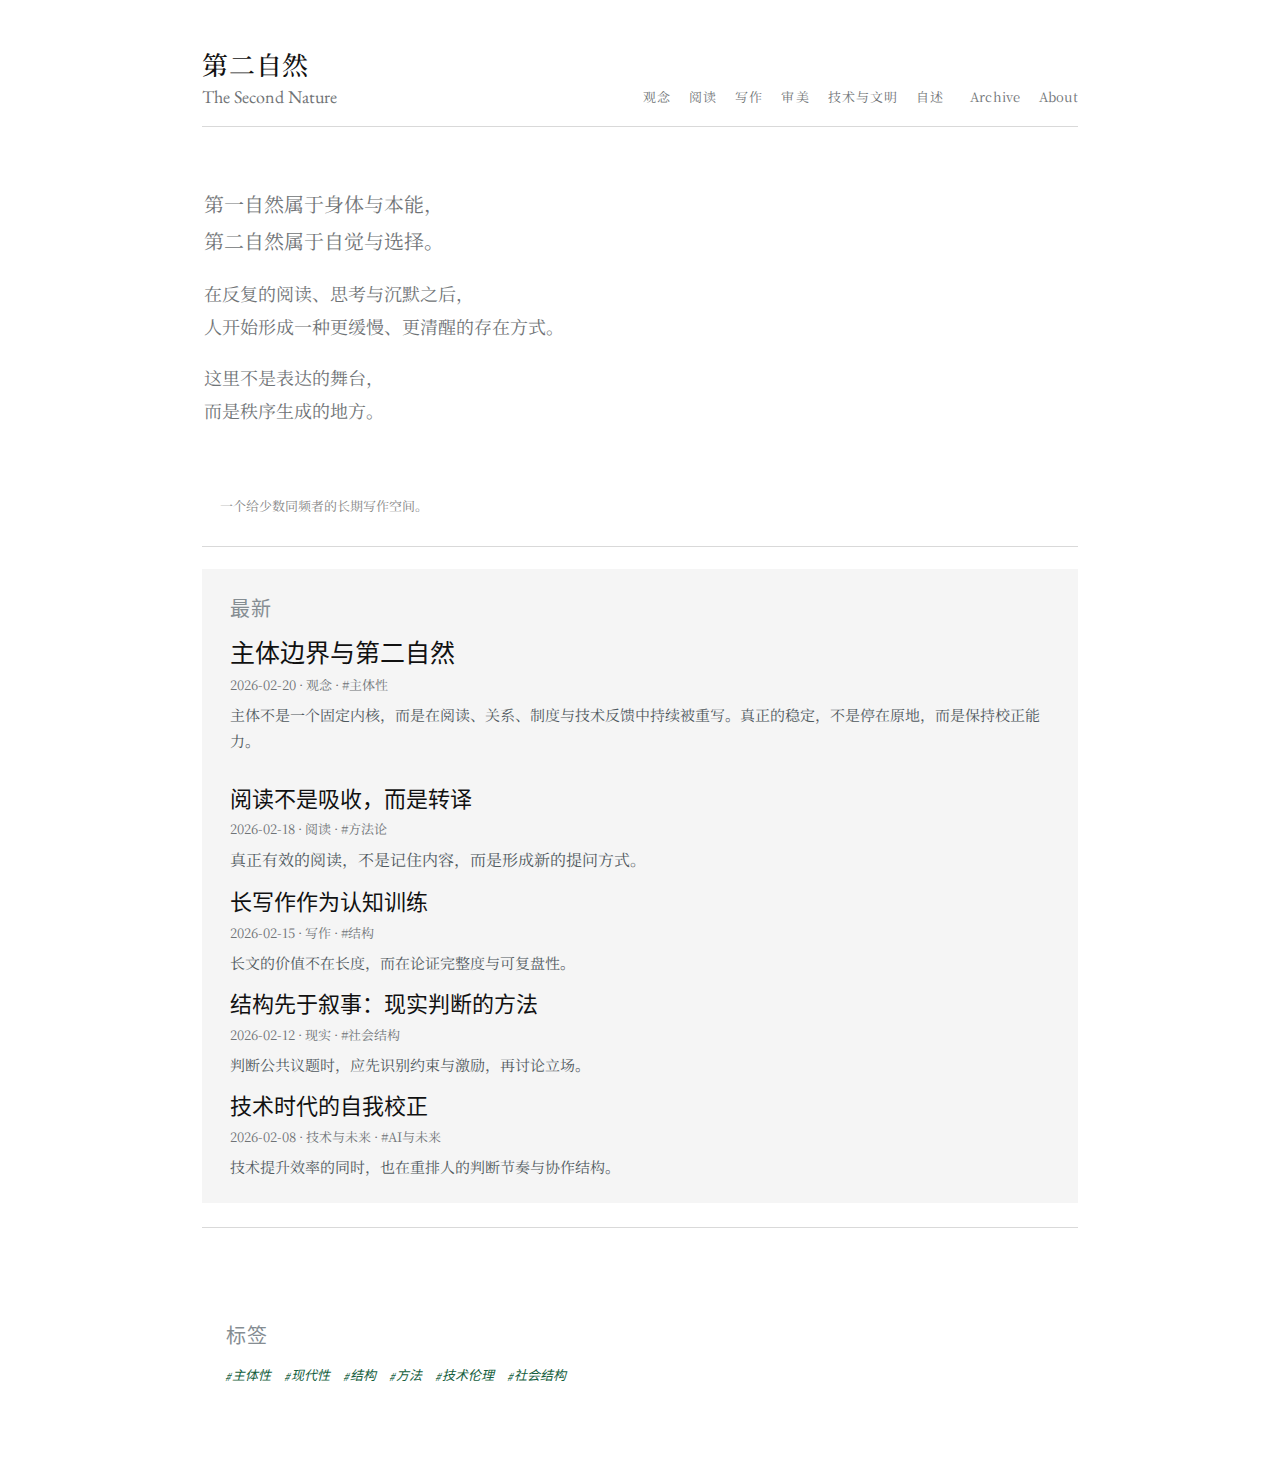
<file: index.html>
<!doctype html>
<html lang="zh-CN">
  <head>
    <meta charset="UTF-8" />
    <meta name="viewport" content="width=device-width, initial-scale=1.0" />
    <title>第二自然 | The Second Nature</title>
    <link rel="preconnect" href="https://fonts.googleapis.com" />
    <link rel="preconnect" href="https://fonts.gstatic.com" crossorigin />
    <link
      href="https://fonts.googleapis.com/css2?family=EB+Garamond:wght@400;500&family=Noto+Serif+SC:wght@400;500;600&display=swap"
      rel="stylesheet"
    />
    <link rel="stylesheet" href="./styles.css?v=20260221-1725" />
  </head>
  <body>
    <div class="container">
      <header class="site-header">
        <div class="masthead">
          <h1>第二自然</h1>
          <p class="brand-en">The Second Nature</p>
        </div>

        <nav class="index-nav" aria-label="思想索引">
          <div class="nav-main">
            <a href="./structure-consciousness.html"><span class="nav-zh">观念</span><span class="nav-en">Ideas</span></a>
            <a href="./methodology.html"><span class="nav-zh">阅读</span><span class="nav-en">Reading</span></a>
            <a href="#"><span class="nav-zh">写作</span><span class="nav-en">Essays</span></a>
            <a href="#"><span class="nav-zh">审美</span><span class="nav-en">Aesthetics</span></a>
            <a href="./reality-observation.html"><span class="nav-zh">技术与文明</span><span class="nav-en">Technology &amp; Civilization</span></a>
            <a href="./subject-question.html"><span class="nav-zh">自述</span><span class="nav-en">Notes</span></a>
          </div>
          <div class="nav-side">
            <a href="#">Archive</a>
            <a href="#">About</a>
          </div>
        </nav>
      </header>

      <div class="divider"></div>

      <main>
        <section class="opening-module">
          <p class="opening-lead">第一自然属于身体与本能，</p>
          <p class="opening-lead">第二自然属于自觉与选择。</p>
          <p class="opening-spacer"></p>
          <p>在反复的阅读、思考与沉默之后，</p>
          <p>人开始形成一种更缓慢、更清醒的存在方式。</p>
          <p class="opening-spacer"></p>
          <p>这里不是表达的舞台，</p>
          <p>而是秩序生成的地方。</p>
          <p class="opening-note">一个给少数同频者的长期写作空间。</p>
        </section>

        <div class="divider"></div>

        <section class="latest-articles">
          <h2>最新</h2>
          <article class="entry feature">
            <h3><a href="./subject-question.html">主体边界与第二自然</a></h3>
            <div class="meta">2026-02-20 · 观念 · #主体性</div>
            <p class="summary">主体不是一个固定内核，而是在阅读、关系、制度与技术反馈中持续被重写。真正的稳定，不是停在原地，而是保持校正能力。</p>
          </article>

          <article class="entry secondary">
            <h3><a href="./methodology.html">阅读不是吸收，而是转译</a></h3>
            <div class="meta">2026-02-18 · 阅读 · #方法论</div>
            <p class="summary">真正有效的阅读，不是记住内容，而是形成新的提问方式。</p>
          </article>

          <article class="entry small">
            <h3><a href="#">长写作作为认知训练</a></h3>
            <div class="meta">2026-02-15 · 写作 · #结构</div>
            <p class="summary">长文的价值不在长度，而在论证完整度与可复盘性。</p>
          </article>

          <article class="entry small">
            <h3><a href="#">结构先于叙事：现实判断的方法</a></h3>
            <div class="meta">2026-02-12 · 现实 · #社会结构</div>
            <p class="summary">判断公共议题时，应先识别约束与激励，再讨论立场。</p>
          </article>

          <article class="entry small">
            <h3><a href="#">技术时代的自我校正</a></h3>
            <div class="meta">2026-02-08 · 技术与未来 · #AI与未来</div>
            <p class="summary">技术提升效率的同时，也在重排人的判断节奏与协作结构。</p>
          </article>
        </section>

        <div class="divider divider-latest-tags"></div>

        <section class="tags-section">
          <h2>标签</h2>
          <div class="tag-cloud">
            <span>#主体性</span>
            <span>#现代性</span>
            <span>#结构</span>
            <span>#方法</span>
            <span>#技术伦理</span>
            <span>#社会结构</span>
          </div>
        </section>
      </main>
    </div>
  </body>
</html>
</file>
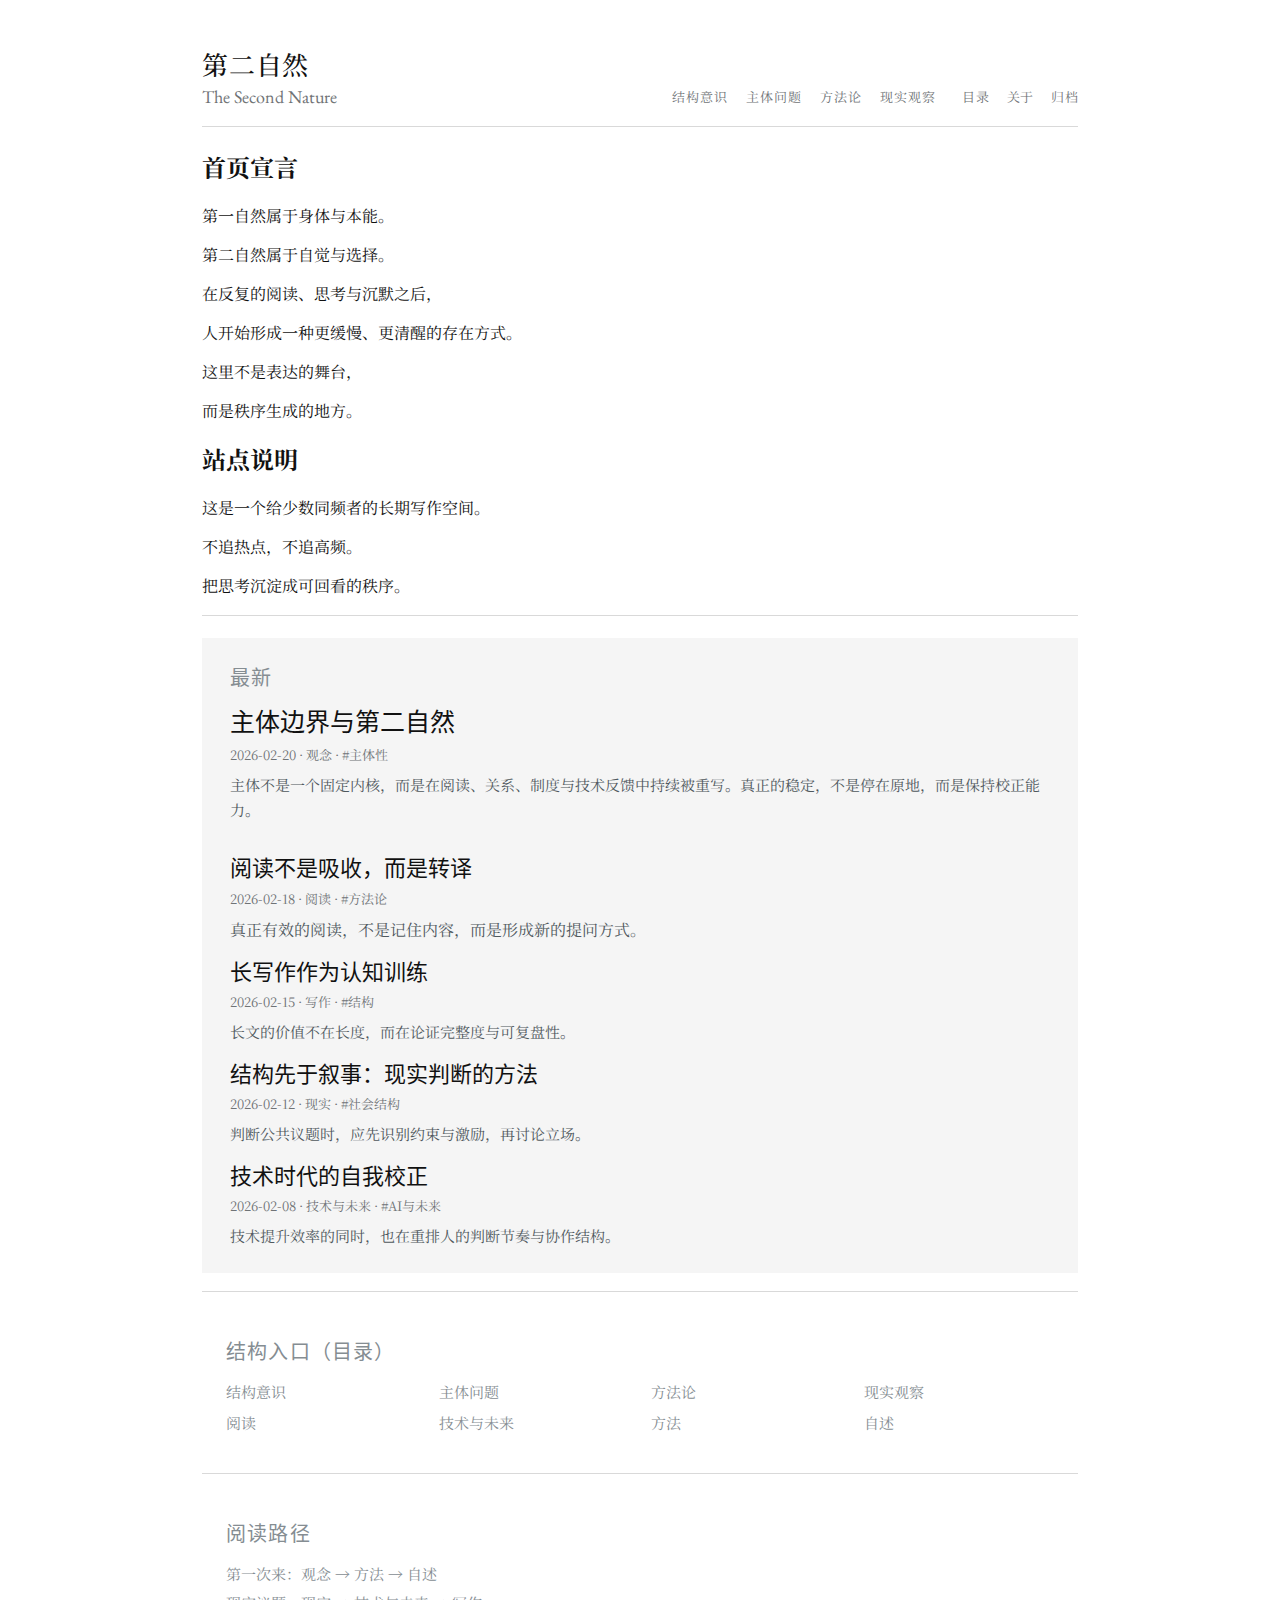
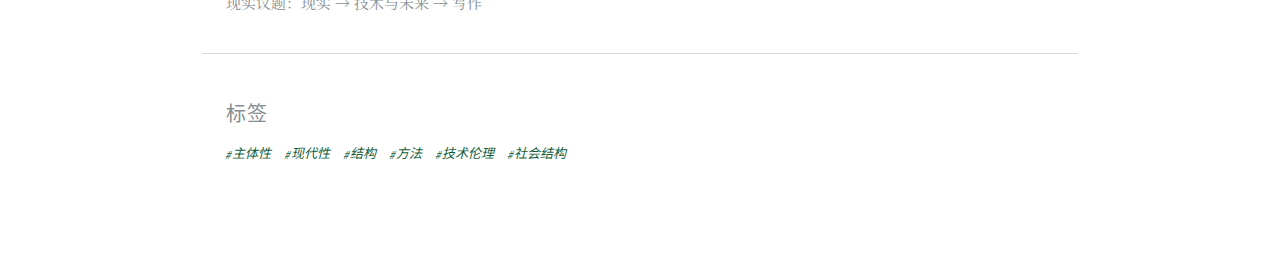
<file: index-cool.html>
<!doctype html>
<html lang="zh-CN">
  <head>
    <meta charset="UTF-8" />
    <meta name="viewport" content="width=device-width, initial-scale=1.0" />
    <title>第二自然 | The Second Nature</title>
    <link rel="preconnect" href="https://fonts.googleapis.com" />
    <link rel="preconnect" href="https://fonts.gstatic.com" crossorigin />
    <link
      href="https://fonts.googleapis.com/css2?family=EB+Garamond:wght@400;500&family=Noto+Serif+SC:wght@400;500;600&display=swap"
      rel="stylesheet"
    />
    <link rel="stylesheet" href="./styles.css?v=20260221-1534" />
    <link rel="stylesheet" href="./styles-variant-cool.css?v=20260221-1432" />
  </head>
  <body>
    <div class="container">
      <header class="site-header">
        <div class="masthead">
          <h1>第二自然</h1>
          <p class="brand-en">The Second Nature</p>
        </div>

        <nav class="index-nav" aria-label="思想索引">
          <div class="nav-main">
            <a href="./structure-consciousness.html">结构意识</a>
            <a href="./subject-question.html">主体问题</a>
            <a href="./methodology.html">方法论</a>
            <a href="./reality-observation.html">现实观察</a>
          </div>
          <div class="nav-side">
            <a href="#directory">目录</a>
            <a href="#">关于</a>
            <a href="#">归档</a>
          </div>
        </nav>
      </header>

      <div class="divider"></div>

      <main>
        <section class="hero-panels">
          <article class="hero-block manifesto-block">
            <h2>首页宣言</h2>
            <p>第一自然属于身体与本能。</p>
            <p>第二自然属于自觉与选择。</p>
            <p class="spacer"></p>
            <p>在反复的阅读、思考与沉默之后，</p>
            <p>人开始形成一种更缓慢、更清醒的存在方式。</p>
            <p class="spacer"></p>
            <p>这里不是表达的舞台，</p>
            <p>而是秩序生成的地方。</p>
          </article>

          <aside class="hero-block note-block">
            <h2>站点说明</h2>
            <p>这是一个给少数同频者的长期写作空间。</p>
            <p>不追热点，不追高频。</p>
            <p>把思考沉淀成可回看的秩序。</p>
          </aside>
        </section>

        <div class="divider"></div>

        <section class="latest-articles">
          <h2>最新</h2>
          <article class="entry feature">
            <h3><a href="./subject-question.html">主体边界与第二自然</a></h3>
            <div class="meta">2026-02-20 · 观念 · #主体性</div>
            <p class="summary">主体不是一个固定内核，而是在阅读、关系、制度与技术反馈中持续被重写。真正的稳定，不是停在原地，而是保持校正能力。</p>
          </article>

          <article class="entry secondary">
            <h3><a href="./methodology.html">阅读不是吸收，而是转译</a></h3>
            <div class="meta">2026-02-18 · 阅读 · #方法论</div>
            <p class="summary">真正有效的阅读，不是记住内容，而是形成新的提问方式。</p>
          </article>

          <article class="entry small">
            <h3><a href="#">长写作作为认知训练</a></h3>
            <div class="meta">2026-02-15 · 写作 · #结构</div>
            <p class="summary">长文的价值不在长度，而在论证完整度与可复盘性。</p>
          </article>

          <article class="entry small">
            <h3><a href="#">结构先于叙事：现实判断的方法</a></h3>
            <div class="meta">2026-02-12 · 现实 · #社会结构</div>
            <p class="summary">判断公共议题时，应先识别约束与激励，再讨论立场。</p>
          </article>

          <article class="entry small">
            <h3><a href="#">技术时代的自我校正</a></h3>
            <div class="meta">2026-02-08 · 技术与未来 · #AI与未来</div>
            <p class="summary">技术提升效率的同时，也在重排人的判断节奏与协作结构。</p>
          </article>
        </section>

        <div class="divider"></div>

        <section class="directory-section" id="directory">
          <h2>结构入口（目录）</h2>
          <nav class="directory-nav">
            <a href="./structure-consciousness.html">结构意识</a>
            <a href="./subject-question.html">主体问题</a>
            <a href="./methodology.html">方法论</a>
            <a href="./reality-observation.html">现实观察</a>
            <a href="#">阅读</a>
            <a href="#">技术与未来</a>
            <a href="#">方法</a>
            <a href="#">自述</a>
          </nav>
        </section>

        <div class="divider"></div>

        <section class="paths-section">
          <h2>阅读路径</h2>
          <p>第一次来：观念 → 方法 → 自述</p>
          <p>现实议题：现实 → 技术与未来 → 写作</p>
        </section>

        <div class="divider"></div>

        <section class="tags-section">
          <h2>标签</h2>
          <div class="tag-cloud">
            <span>#主体性</span>
            <span>#现代性</span>
            <span>#结构</span>
            <span>#方法</span>
            <span>#技术伦理</span>
            <span>#社会结构</span>
          </div>
        </section>
      </main>
    </div>
  </body>
</html>
</file>
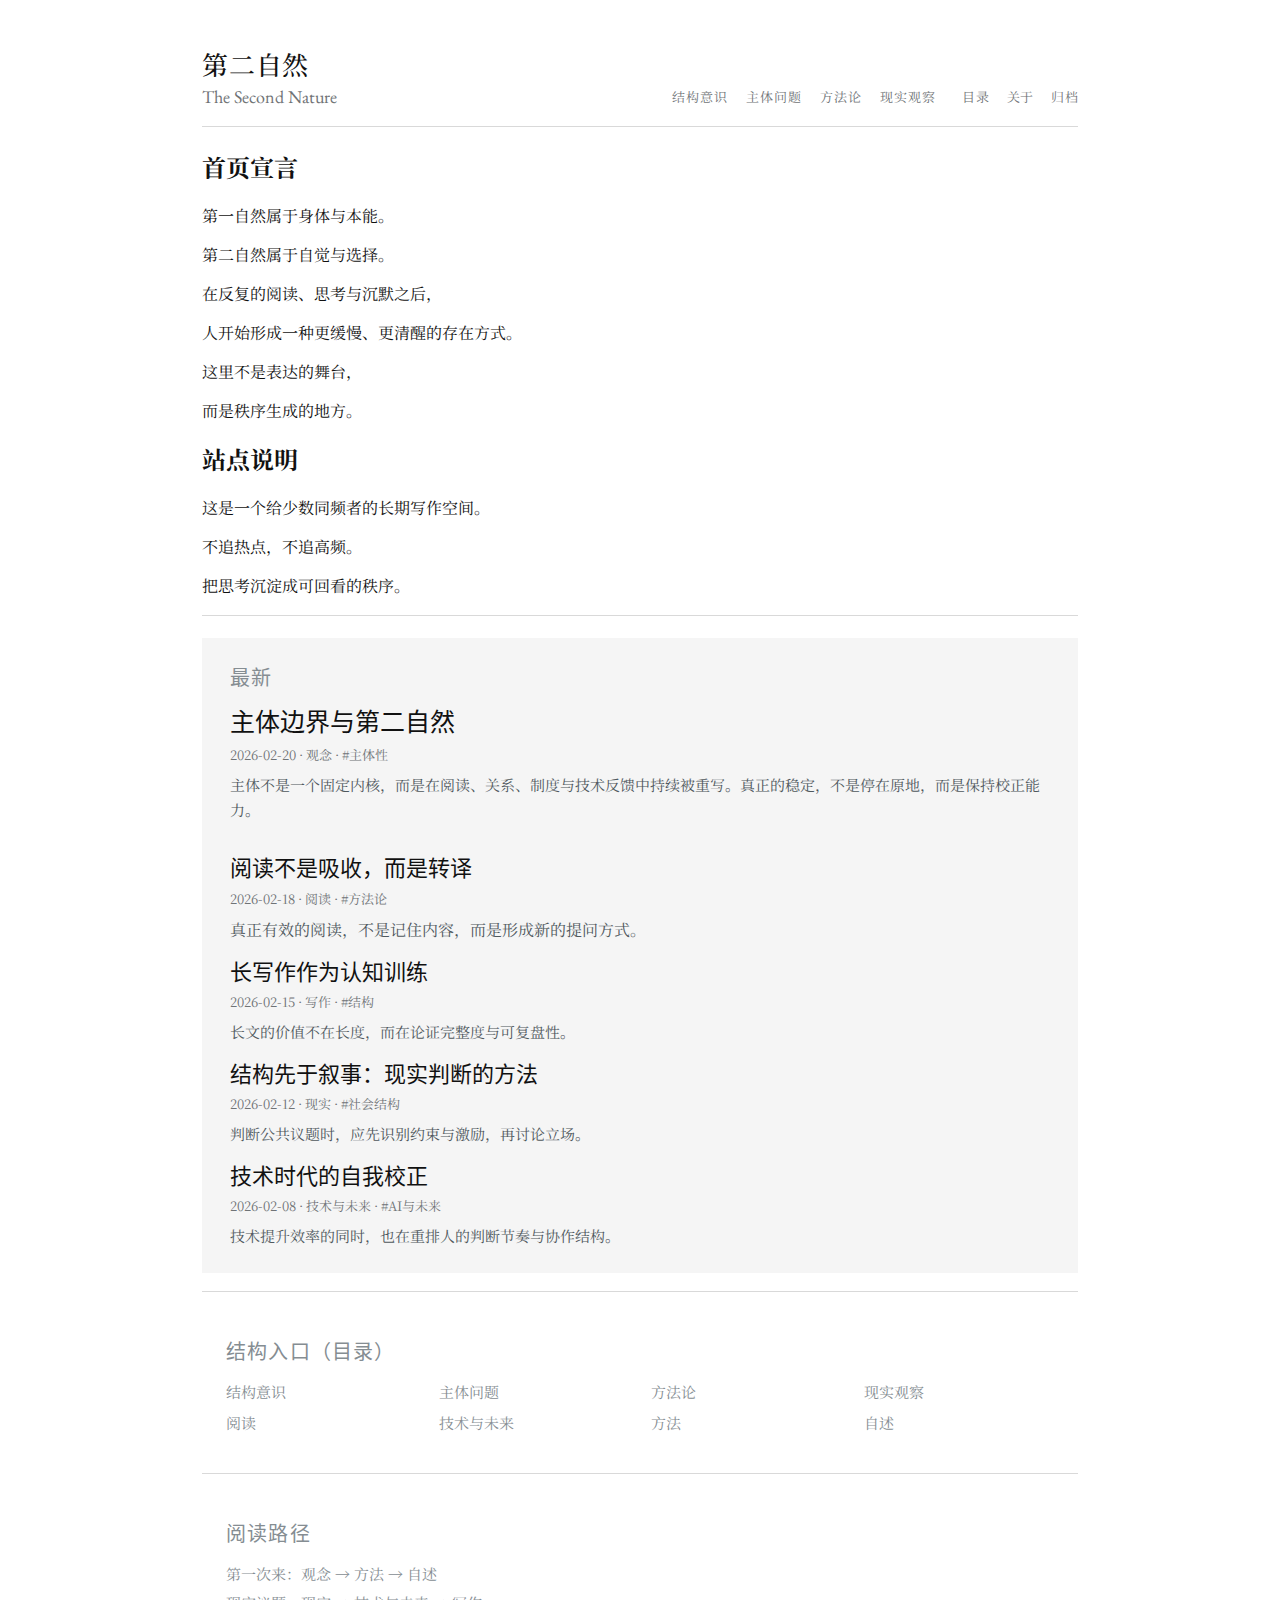
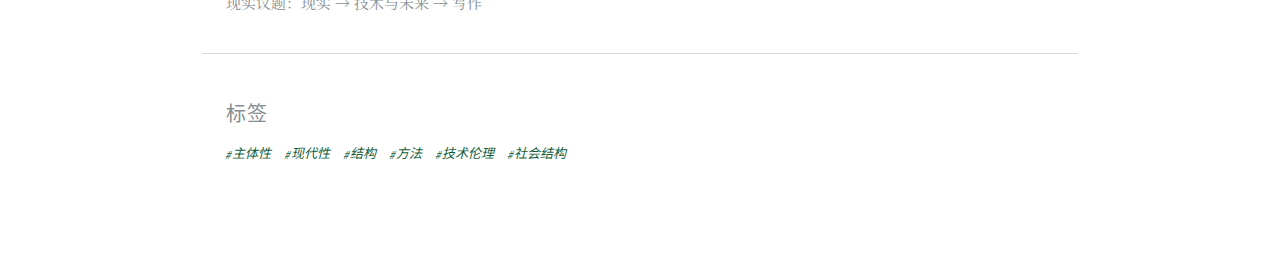
<file: index-warm.html>
<!doctype html>
<html lang="zh-CN">
  <head>
    <meta charset="UTF-8" />
    <meta name="viewport" content="width=device-width, initial-scale=1.0" />
    <title>第二自然 | The Second Nature</title>
    <link rel="preconnect" href="https://fonts.googleapis.com" />
    <link rel="preconnect" href="https://fonts.gstatic.com" crossorigin />
    <link
      href="https://fonts.googleapis.com/css2?family=EB+Garamond:wght@400;500&family=Noto+Serif+SC:wght@400;500;600&display=swap"
      rel="stylesheet"
    />
    <link rel="stylesheet" href="./styles.css?v=20260221-1721" />
    <link rel="stylesheet" href="./styles-variant-warm.css?v=20260221-1432" />
  </head>
  <body>
    <div class="container">
      <header class="site-header">
        <div class="masthead">
          <h1>第二自然</h1>
          <p class="brand-en">The Second Nature</p>
        </div>

        <nav class="index-nav" aria-label="思想索引">
          <div class="nav-main">
            <a href="./structure-consciousness.html">结构意识</a>
            <a href="./subject-question.html">主体问题</a>
            <a href="./methodology.html">方法论</a>
            <a href="./reality-observation.html">现实观察</a>
          </div>
          <div class="nav-side">
            <a href="#directory">目录</a>
            <a href="#">关于</a>
            <a href="#">归档</a>
          </div>
        </nav>
      </header>

      <div class="divider"></div>

      <main>
        <section class="hero-panels">
          <article class="hero-block manifesto-block">
            <h2>首页宣言</h2>
            <p>第一自然属于身体与本能。</p>
            <p>第二自然属于自觉与选择。</p>
            <p class="spacer"></p>
            <p>在反复的阅读、思考与沉默之后，</p>
            <p>人开始形成一种更缓慢、更清醒的存在方式。</p>
            <p class="spacer"></p>
            <p>这里不是表达的舞台，</p>
            <p>而是秩序生成的地方。</p>
          </article>

          <aside class="hero-block note-block">
            <h2>站点说明</h2>
            <p>这是一个给少数同频者的长期写作空间。</p>
            <p>不追热点，不追高频。</p>
            <p>把思考沉淀成可回看的秩序。</p>
          </aside>
        </section>

        <div class="divider"></div>

        <section class="latest-articles">
          <h2>最新</h2>
          <article class="entry feature">
            <h3><a href="./subject-question.html">主体边界与第二自然</a></h3>
            <div class="meta">2026-02-20 · 观念 · #主体性</div>
            <p class="summary">主体不是一个固定内核，而是在阅读、关系、制度与技术反馈中持续被重写。真正的稳定，不是停在原地，而是保持校正能力。</p>
          </article>

          <article class="entry secondary">
            <h3><a href="./methodology.html">阅读不是吸收，而是转译</a></h3>
            <div class="meta">2026-02-18 · 阅读 · #方法论</div>
            <p class="summary">真正有效的阅读，不是记住内容，而是形成新的提问方式。</p>
          </article>

          <article class="entry small">
            <h3><a href="#">长写作作为认知训练</a></h3>
            <div class="meta">2026-02-15 · 写作 · #结构</div>
            <p class="summary">长文的价值不在长度，而在论证完整度与可复盘性。</p>
          </article>

          <article class="entry small">
            <h3><a href="#">结构先于叙事：现实判断的方法</a></h3>
            <div class="meta">2026-02-12 · 现实 · #社会结构</div>
            <p class="summary">判断公共议题时，应先识别约束与激励，再讨论立场。</p>
          </article>

          <article class="entry small">
            <h3><a href="#">技术时代的自我校正</a></h3>
            <div class="meta">2026-02-08 · 技术与未来 · #AI与未来</div>
            <p class="summary">技术提升效率的同时，也在重排人的判断节奏与协作结构。</p>
          </article>
        </section>

        <div class="divider"></div>

        <section class="directory-section" id="directory">
          <h2>结构入口（目录）</h2>
          <nav class="directory-nav">
            <a href="./structure-consciousness.html">结构意识</a>
            <a href="./subject-question.html">主体问题</a>
            <a href="./methodology.html">方法论</a>
            <a href="./reality-observation.html">现实观察</a>
            <a href="#">阅读</a>
            <a href="#">技术与未来</a>
            <a href="#">方法</a>
            <a href="#">自述</a>
          </nav>
        </section>

        <div class="divider"></div>

        <section class="paths-section">
          <h2>阅读路径</h2>
          <p>第一次来：观念 → 方法 → 自述</p>
          <p>现实议题：现实 → 技术与未来 → 写作</p>
        </section>

        <div class="divider"></div>

        <section class="tags-section">
          <h2>标签</h2>
          <div class="tag-cloud">
            <span>#主体性</span>
            <span>#现代性</span>
            <span>#结构</span>
            <span>#方法</span>
            <span>#技术伦理</span>
            <span>#社会结构</span>
          </div>
        </section>
      </main>
    </div>
  </body>
</html>
</file>
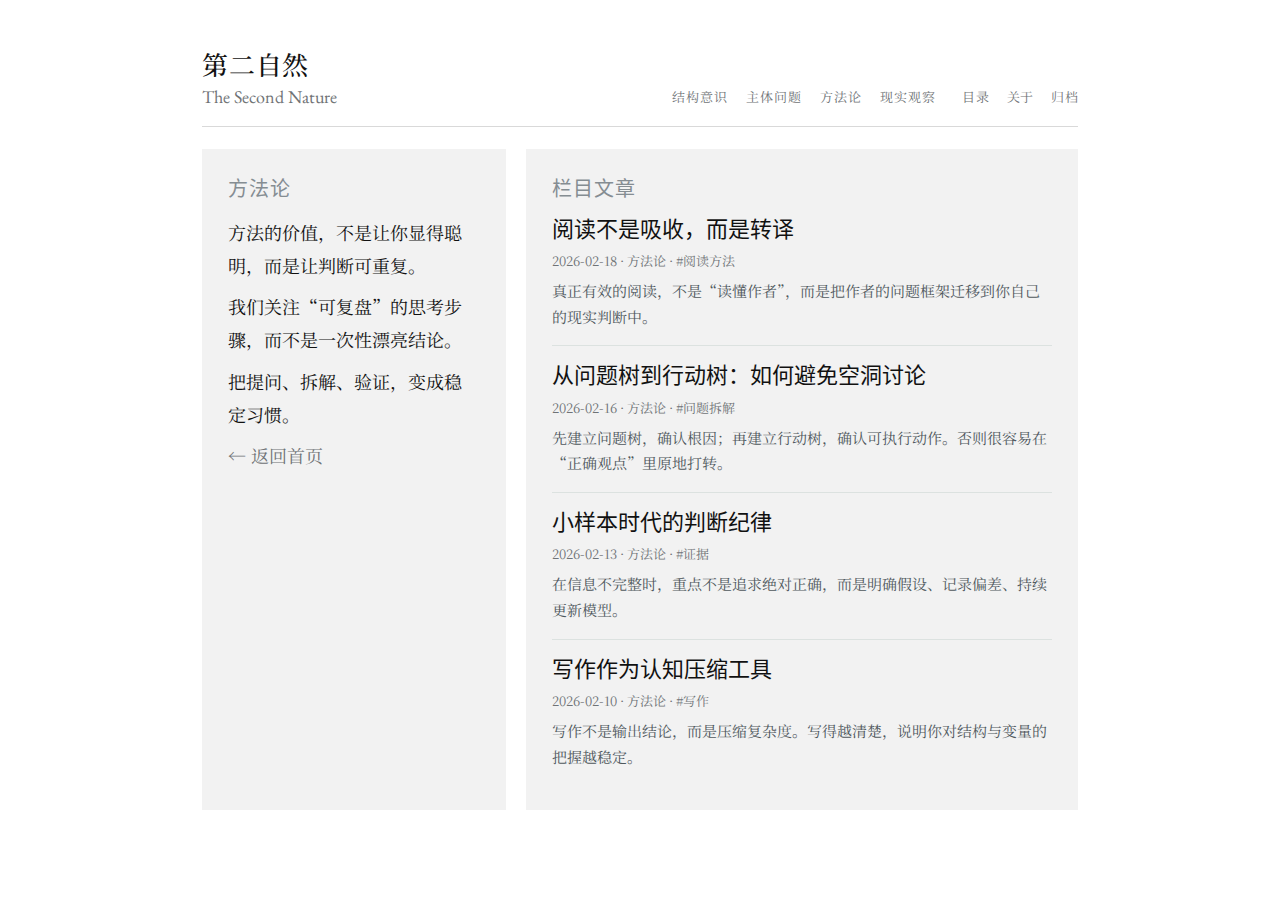
<file: methodology.html>
<!doctype html>
<html lang="zh-CN">
  <head>
    <meta charset="UTF-8" />
    <meta name="viewport" content="width=device-width, initial-scale=1.0" />
    <title>方法论 | 第二自然</title>
    <link rel="preconnect" href="https://fonts.googleapis.com" />
    <link rel="preconnect" href="https://fonts.gstatic.com" crossorigin />
    <link
      href="https://fonts.googleapis.com/css2?family=EB+Garamond:wght@400;500&family=Noto+Serif+SC:wght@400;500;600&display=swap"
      rel="stylesheet"
    />
    <link rel="stylesheet" href="./styles.css?v=20260221-1411" />
  </head>
  <body>
    <div class="container">
      <header class="site-header">
        <div class="masthead">
          <h1>第二自然</h1>
          <p class="brand-en">The Second Nature</p>
        </div>

        <nav class="index-nav" aria-label="思想索引">
          <div class="nav-main">
            <a href="./structure-consciousness.html">结构意识</a>
            <a href="./subject-question.html">主体问题</a>
            <a href="./methodology.html">方法论</a>
            <a href="./reality-observation.html">现实观察</a>
          </div>
          <div class="nav-side">
            <a href="./index.html#directory">目录</a>
            <a href="#">关于</a>
            <a href="#">归档</a>
          </div>
        </nav>
      </header>

      <div class="divider"></div>

      <main class="column-shell">
        <aside class="column-intro">
          <h2>方法论</h2>
          <p>方法的价值，不是让你显得聪明，而是让判断可重复。</p>
          <p>我们关注“可复盘”的思考步骤，而不是一次性漂亮结论。</p>
          <p>把提问、拆解、验证，变成稳定习惯。</p>
          <p class="back-link"><a href="./index.html">← 返回首页</a></p>
        </aside>

        <section class="column-list">
          <h2>栏目文章</h2>

          <article class="column-entry">
            <h3>阅读不是吸收，而是转译</h3>
            <div class="meta">2026-02-18 · 方法论 · #阅读方法</div>
            <p class="summary">真正有效的阅读，不是“读懂作者”，而是把作者的问题框架迁移到你自己的现实判断中。</p>
          </article>

          <article class="column-entry">
            <h3>从问题树到行动树：如何避免空洞讨论</h3>
            <div class="meta">2026-02-16 · 方法论 · #问题拆解</div>
            <p class="summary">先建立问题树，确认根因；再建立行动树，确认可执行动作。否则很容易在“正确观点”里原地打转。</p>
          </article>

          <article class="column-entry">
            <h3>小样本时代的判断纪律</h3>
            <div class="meta">2026-02-13 · 方法论 · #证据</div>
            <p class="summary">在信息不完整时，重点不是追求绝对正确，而是明确假设、记录偏差、持续更新模型。</p>
          </article>

          <article class="column-entry">
            <h3>写作作为认知压缩工具</h3>
            <div class="meta">2026-02-10 · 方法论 · #写作</div>
            <p class="summary">写作不是输出结论，而是压缩复杂度。写得越清楚，说明你对结构与变量的把握越稳定。</p>
          </article>
        </section>
      </main>
    </div>
  </body>
</html>
</file>
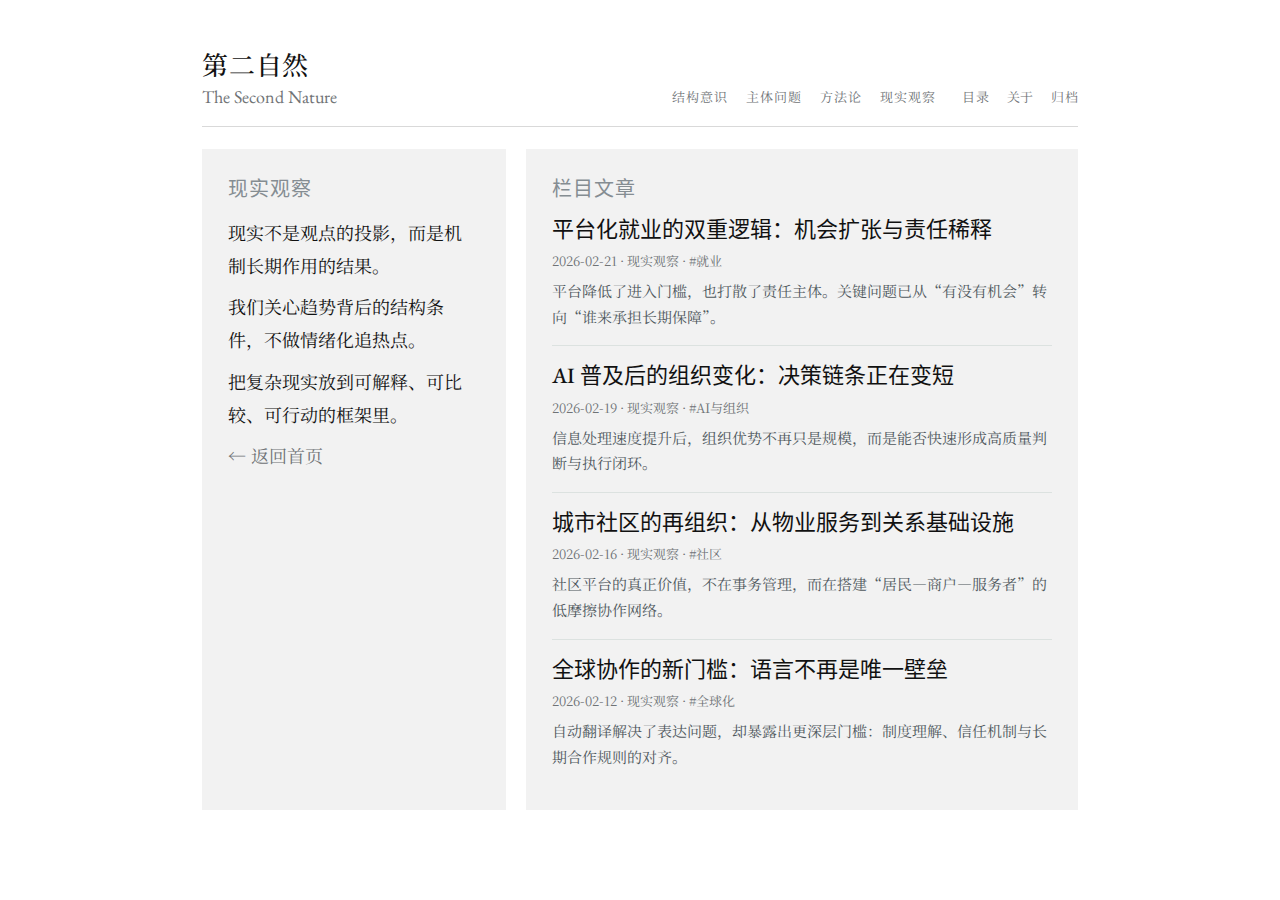
<file: reality-observation.html>
<!doctype html>
<html lang="zh-CN">
  <head>
    <meta charset="UTF-8" />
    <meta name="viewport" content="width=device-width, initial-scale=1.0" />
    <title>现实观察 | 第二自然</title>
    <link rel="preconnect" href="https://fonts.googleapis.com" />
    <link rel="preconnect" href="https://fonts.gstatic.com" crossorigin />
    <link
      href="https://fonts.googleapis.com/css2?family=EB+Garamond:wght@400;500&family=Noto+Serif+SC:wght@400;500;600&display=swap"
      rel="stylesheet"
    />
    <link rel="stylesheet" href="./styles.css?v=20260221-1725" />
  </head>
  <body>
    <div class="container">
      <header class="site-header">
        <div class="masthead">
          <h1>第二自然</h1>
          <p class="brand-en">The Second Nature</p>
        </div>

        <nav class="index-nav" aria-label="思想索引">
          <div class="nav-main">
            <a href="./structure-consciousness.html">结构意识</a>
            <a href="./subject-question.html">主体问题</a>
            <a href="./methodology.html">方法论</a>
            <a href="./reality-observation.html">现实观察</a>
          </div>
          <div class="nav-side">
            <a href="./index.html#directory">目录</a>
            <a href="#">关于</a>
            <a href="#">归档</a>
          </div>
        </nav>
      </header>

      <div class="divider"></div>

      <main class="column-shell">
        <aside class="column-intro">
          <h2>现实观察</h2>
          <p>现实不是观点的投影，而是机制长期作用的结果。</p>
          <p>我们关心趋势背后的结构条件，不做情绪化追热点。</p>
          <p>把复杂现实放到可解释、可比较、可行动的框架里。</p>
          <p class="back-link"><a href="./index.html">← 返回首页</a></p>
        </aside>

        <section class="column-list">
          <h2>栏目文章</h2>

          <article class="column-entry">
            <h3>平台化就业的双重逻辑：机会扩张与责任稀释</h3>
            <div class="meta">2026-02-21 · 现实观察 · #就业</div>
            <p class="summary">平台降低了进入门槛，也打散了责任主体。关键问题已从“有没有机会”转向“谁来承担长期保障”。</p>
          </article>

          <article class="column-entry">
            <h3>AI 普及后的组织变化：决策链条正在变短</h3>
            <div class="meta">2026-02-19 · 现实观察 · #AI与组织</div>
            <p class="summary">信息处理速度提升后，组织优势不再只是规模，而是能否快速形成高质量判断与执行闭环。</p>
          </article>

          <article class="column-entry">
            <h3>城市社区的再组织：从物业服务到关系基础设施</h3>
            <div class="meta">2026-02-16 · 现实观察 · #社区</div>
            <p class="summary">社区平台的真正价值，不在事务管理，而在搭建“居民—商户—服务者”的低摩擦协作网络。</p>
          </article>

          <article class="column-entry">
            <h3>全球协作的新门槛：语言不再是唯一壁垒</h3>
            <div class="meta">2026-02-12 · 现实观察 · #全球化</div>
            <p class="summary">自动翻译解决了表达问题，却暴露出更深层门槛：制度理解、信任机制与长期合作规则的对齐。</p>
          </article>
        </section>
      </main>
    </div>
  </body>
</html>
</file>
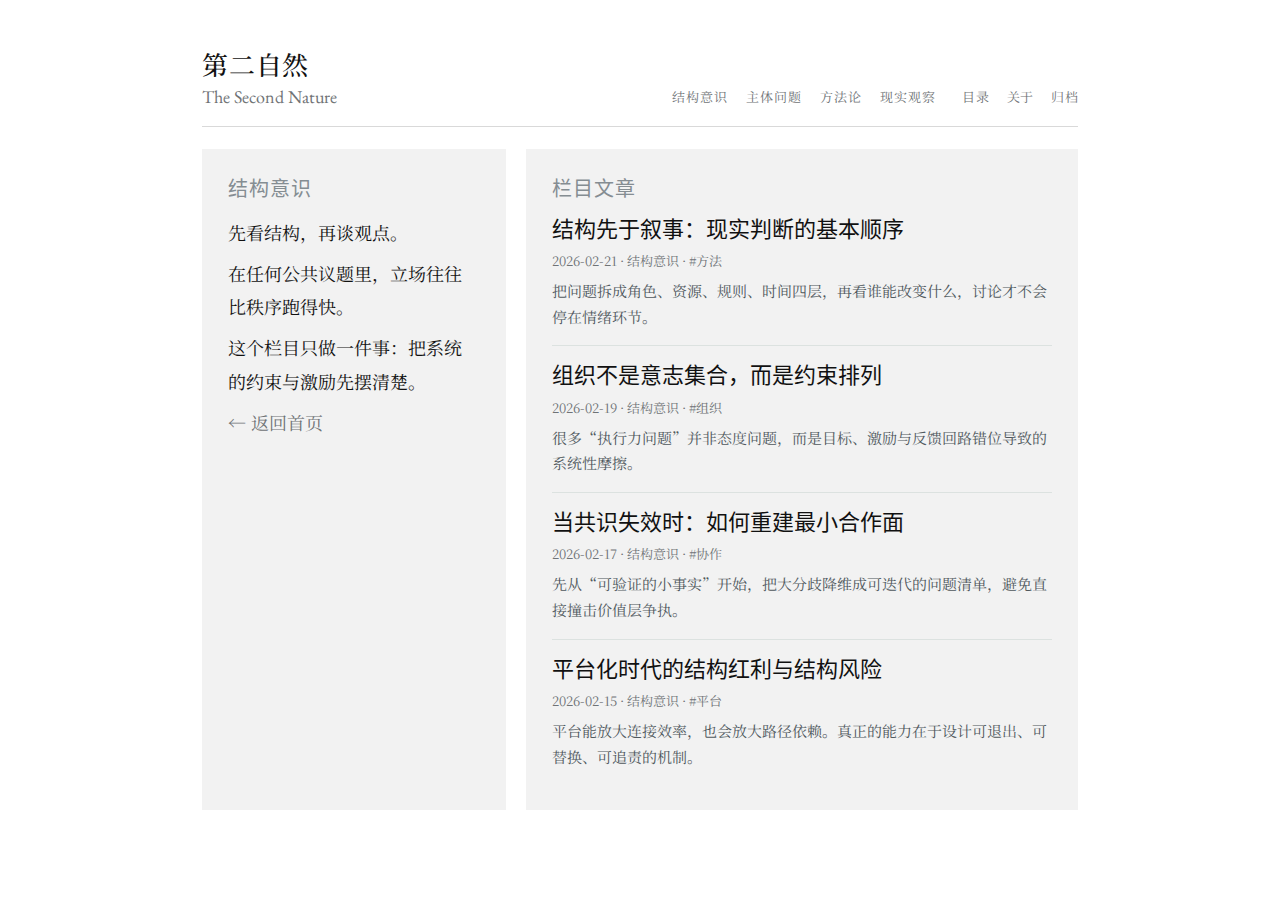
<file: structure-consciousness.html>
<!doctype html>
<html lang="zh-CN">
  <head>
    <meta charset="UTF-8" />
    <meta name="viewport" content="width=device-width, initial-scale=1.0" />
    <title>结构意识 | 第二自然</title>
    <link rel="preconnect" href="https://fonts.googleapis.com" />
    <link rel="preconnect" href="https://fonts.gstatic.com" crossorigin />
    <link
      href="https://fonts.googleapis.com/css2?family=EB+Garamond:wght@400;500&family=Noto+Serif+SC:wght@400;500;600&display=swap"
      rel="stylesheet"
    />
    <link rel="stylesheet" href="./styles.css?v=20260221-1534" />
  </head>
  <body>
    <div class="container">
      <header class="site-header">
        <div class="masthead">
          <h1>第二自然</h1>
          <p class="brand-en">The Second Nature</p>
        </div>

        <nav class="index-nav" aria-label="思想索引">
          <div class="nav-main">
            <a href="./structure-consciousness.html">结构意识</a>
            <a href="./subject-question.html">主体问题</a>
            <a href="./methodology.html">方法论</a>
            <a href="./reality-observation.html">现实观察</a>
          </div>
          <div class="nav-side">
            <a href="./index.html#directory">目录</a>
            <a href="#">关于</a>
            <a href="#">归档</a>
          </div>
        </nav>
      </header>

      <div class="divider"></div>

      <main class="column-shell">
        <aside class="column-intro">
          <h2>结构意识</h2>
          <p>先看结构，再谈观点。</p>
          <p>在任何公共议题里，立场往往比秩序跑得快。</p>
          <p>这个栏目只做一件事：把系统的约束与激励先摆清楚。</p>
          <p class="back-link"><a href="./index.html">← 返回首页</a></p>
        </aside>

        <section class="column-list">
          <h2>栏目文章</h2>

          <article class="column-entry">
            <h3>结构先于叙事：现实判断的基本顺序</h3>
            <div class="meta">2026-02-21 · 结构意识 · #方法</div>
            <p class="summary">把问题拆成角色、资源、规则、时间四层，再看谁能改变什么，讨论才不会停在情绪环节。</p>
          </article>

          <article class="column-entry">
            <h3>组织不是意志集合，而是约束排列</h3>
            <div class="meta">2026-02-19 · 结构意识 · #组织</div>
            <p class="summary">很多“执行力问题”并非态度问题，而是目标、激励与反馈回路错位导致的系统性摩擦。</p>
          </article>

          <article class="column-entry">
            <h3>当共识失效时：如何重建最小合作面</h3>
            <div class="meta">2026-02-17 · 结构意识 · #协作</div>
            <p class="summary">先从“可验证的小事实”开始，把大分歧降维成可迭代的问题清单，避免直接撞击价值层争执。</p>
          </article>

          <article class="column-entry">
            <h3>平台化时代的结构红利与结构风险</h3>
            <div class="meta">2026-02-15 · 结构意识 · #平台</div>
            <p class="summary">平台能放大连接效率，也会放大路径依赖。真正的能力在于设计可退出、可替换、可追责的机制。</p>
          </article>
        </section>
      </main>
    </div>
  </body>
</html>
</file>
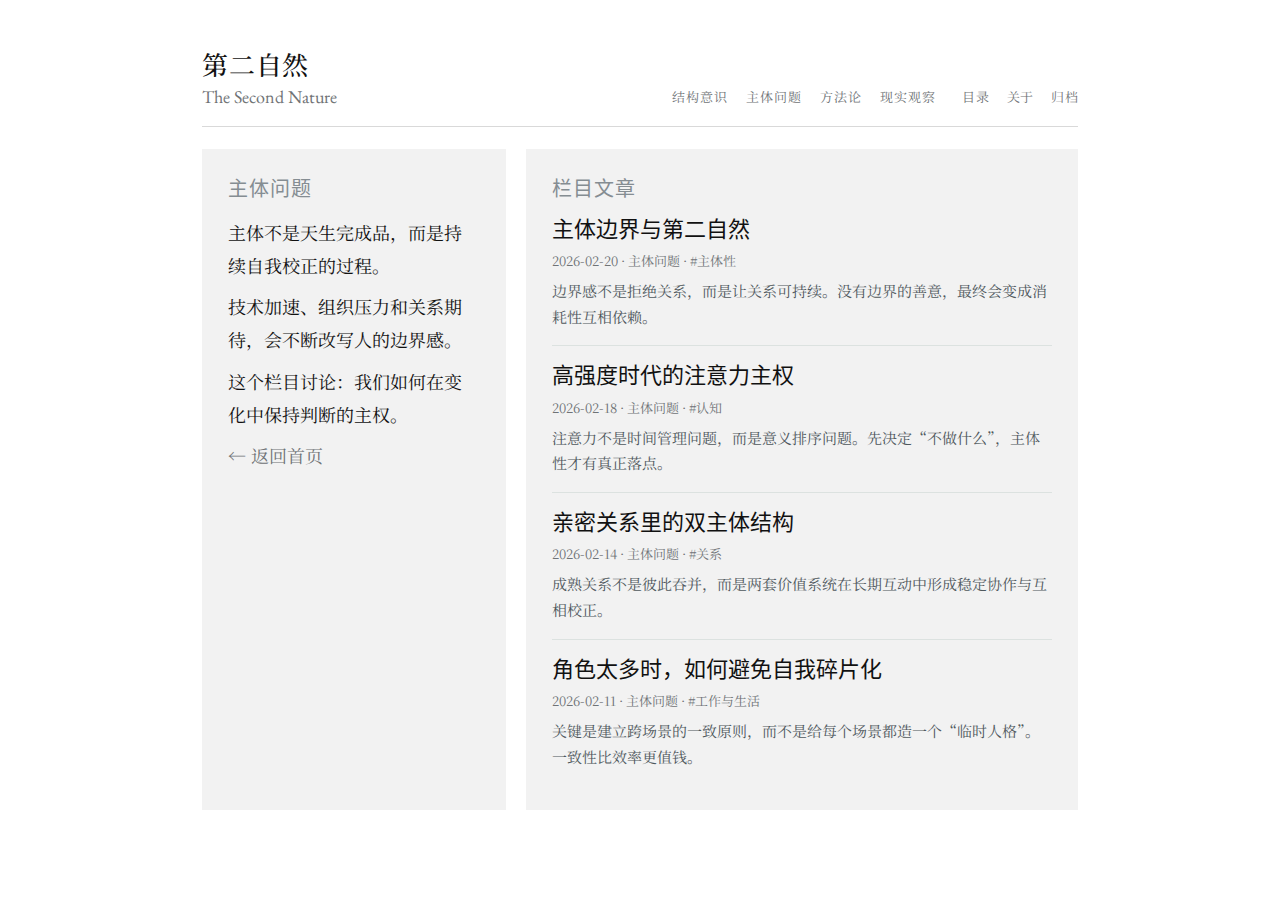
<file: subject-question.html>
<!doctype html>
<html lang="zh-CN">
  <head>
    <meta charset="UTF-8" />
    <meta name="viewport" content="width=device-width, initial-scale=1.0" />
    <title>主体问题 | 第二自然</title>
    <link rel="preconnect" href="https://fonts.googleapis.com" />
    <link rel="preconnect" href="https://fonts.gstatic.com" crossorigin />
    <link
      href="https://fonts.googleapis.com/css2?family=EB+Garamond:wght@400;500&family=Noto+Serif+SC:wght@400;500;600&display=swap"
      rel="stylesheet"
    />
    <link rel="stylesheet" href="./styles.css?v=20260221-1411" />
  </head>
  <body>
    <div class="container">
      <header class="site-header">
        <div class="masthead">
          <h1>第二自然</h1>
          <p class="brand-en">The Second Nature</p>
        </div>

        <nav class="index-nav" aria-label="思想索引">
          <div class="nav-main">
            <a href="./structure-consciousness.html">结构意识</a>
            <a href="./subject-question.html">主体问题</a>
            <a href="./methodology.html">方法论</a>
            <a href="./reality-observation.html">现实观察</a>
          </div>
          <div class="nav-side">
            <a href="./index.html#directory">目录</a>
            <a href="#">关于</a>
            <a href="#">归档</a>
          </div>
        </nav>
      </header>

      <div class="divider"></div>

      <main class="column-shell">
        <aside class="column-intro">
          <h2>主体问题</h2>
          <p>主体不是天生完成品，而是持续自我校正的过程。</p>
          <p>技术加速、组织压力和关系期待，会不断改写人的边界感。</p>
          <p>这个栏目讨论：我们如何在变化中保持判断的主权。</p>
          <p class="back-link"><a href="./index.html">← 返回首页</a></p>
        </aside>

        <section class="column-list">
          <h2>栏目文章</h2>

          <article class="column-entry">
            <h3>主体边界与第二自然</h3>
            <div class="meta">2026-02-20 · 主体问题 · #主体性</div>
            <p class="summary">边界感不是拒绝关系，而是让关系可持续。没有边界的善意，最终会变成消耗性互相依赖。</p>
          </article>

          <article class="column-entry">
            <h3>高强度时代的注意力主权</h3>
            <div class="meta">2026-02-18 · 主体问题 · #认知</div>
            <p class="summary">注意力不是时间管理问题，而是意义排序问题。先决定“不做什么”，主体性才有真正落点。</p>
          </article>

          <article class="column-entry">
            <h3>亲密关系里的双主体结构</h3>
            <div class="meta">2026-02-14 · 主体问题 · #关系</div>
            <p class="summary">成熟关系不是彼此吞并，而是两套价值系统在长期互动中形成稳定协作与互相校正。</p>
          </article>

          <article class="column-entry">
            <h3>角色太多时，如何避免自我碎片化</h3>
            <div class="meta">2026-02-11 · 主体问题 · #工作与生活</div>
            <p class="summary">关键是建立跨场景的一致原则，而不是给每个场景都造一个“临时人格”。一致性比效率更值钱。</p>
          </article>
        </section>
      </main>
    </div>
  </body>
</html>
</file>
<file: styles.css>
:root {
  --bg: #ffffff;
  --text: #111111;
  --meta: #6f7376;
  --line: #d9d9d9;
  --panel: #f2f2f2;
  --panel-strong: #e5e5e5;
  --panel-alt: #f2f2f2;
  --accent: #145E3D;
}

* {
  box-sizing: border-box;
}

body {
  margin: 0;
  background: var(--bg);
  color: var(--text);
  font-family: "Noto Serif SC", "Source Han Serif SC", serif;
  -webkit-font-smoothing: antialiased;
}

.container {
  width: min(980px, 94vw);
  margin: 0 auto;
  background: var(--bg);
  padding: 42px 52px 70px;
}

.site-header {
  margin-bottom: 12px;
  display: grid;
  grid-template-columns: auto 1fr;
  grid-template-rows: auto auto;
  column-gap: 34px;
  align-items: end;
}

.masthead {
  display: contents;
}

.masthead h1 {
  grid-column: 1;
  grid-row: 1;
  margin: 8px 0 0;
  font-size: 26px;
  line-height: 1.1;
  font-weight: 500;
  letter-spacing: 0.03em;
}

.brand-en {
  grid-column: 1;
  grid-row: 2;
  margin: 6px 0 0;
  font-family: "EB Garamond", serif;
  font-size: 18px;
  color: var(--meta);
}

.index-nav {
  grid-column: 2;
  grid-row: 2;
  margin-top: 0;
  display: flex;
  justify-content: flex-end;
  align-items: baseline;
  gap: 16px;
}

.index-nav .nav-main,
.index-nav .nav-side {
  display: flex;
  flex-wrap: wrap;
  gap: 18px;
  align-items: baseline;
}

.index-nav .nav-main {
  flex: none;
  justify-content: flex-end;
}

.index-nav .nav-side {
  margin-left: 10px;
}

.index-nav a {
  font-size: 13px;
  font-weight: 400;
  letter-spacing: 0.02em;
  color: #6f7376;
  text-decoration: none;
  border-bottom: 1px solid transparent;
  line-height: 1.4;
}

.index-nav .nav-main a {
  letter-spacing: 0.08em;
  display: inline-flex;
  align-items: baseline;
}

.index-nav .nav-main .nav-en {
  font-family: "EB Garamond", serif;
  font-size: 12px;
  letter-spacing: 0.02em;
  opacity: 0;
  max-width: 0;
  overflow: hidden;
  white-space: nowrap;
  margin-left: 0;
  transform: translateX(-6px);
  transition: opacity 0.18s ease, max-width 0.2s ease, margin-left 0.2s ease, transform 0.2s ease;
}

.index-nav .nav-main a:hover .nav-en,
.index-nav .nav-main a:focus-visible .nav-en {
  opacity: 1;
  max-width: 240px;
  margin-left: 6px;
  transform: translateX(0);
}

.index-nav a:hover {
  color: #6f7376;
  border-bottom-color: #145E3D;
}

.divider {
  border: none;
  height: 1px;
  background: var(--line);
  margin: 18px 0 22px;
}

.divider-latest-tags {
  margin-top: 24px;
  margin-bottom: 70px;
}

main {
  display: block;
}

.opening-module {
  padding: 36px 2px 10px;
}

.latest-articles h2,
.directory-section h2,
.paths-section h2,
.tags-section h2 {
  margin: 0 0 16px;
  font-size: 20px;
  font-family: "EB Garamond", serif;
  font-weight: 500;
  color: #858d92;
  letter-spacing: 0.06em;
}

.opening-module p {
  margin: 0;
  font-size: 18px;
  line-height: 1.85;
  color: #6F7376;
}

.opening-module .opening-lead {
  font-size: 20px;
}

.opening-module .opening-spacer {
  height: 18px;
}

.opening-module .opening-final {
  margin-top: 36px;
  margin-bottom: 40px;
}

.opening-module .opening-note {
  margin-top: 66px;
  margin-left: 16px;
  font-size: 13px;
  color: #858585;
}

.latest-articles {
  background: #f5f5f5;
  padding: 24px 28px;
}

.entry {
  padding-top: 16px;
  border-top: none;
}

.entry:first-of-type {
  border-top: none;
  padding-top: 0;
}

.entry h3 {
  margin: 0;
  line-height: 1.25;
  font-weight: 500;
}

.entry h3 a {
  color: var(--text);
  text-decoration: none;
}

.entry h3 a:hover {
  color: var(--text);
  text-decoration: underline;
  text-decoration-color: #474c50;
}

.entry .meta {
  margin-top: 6px;
  font-size: 13px;
  color: var(--meta);
}

.entry .summary {
  margin: 8px 0 0;
  color: #4f585d;
}

.entry.feature h3 {
  font-size: 25px;
  font-family: "EB Garamond", serif;
}

.entry.feature .summary {
  font-size: 15px;
  line-height: 1.72;
}

.entry.secondary {
  border-top: none;
  margin-top: 16px;
}

.entry.secondary h3 {
  font-size: 22px;
  font-family: "EB Garamond", serif;
}

.entry.secondary .summary {
  font-size: 16px;
  line-height: 1.7;
}

.entry.small h3 {
  font-size: 22px;
  font-family: "EB Garamond", serif;
}

.entry.small .summary {
  font-size: 15px;
  line-height: 1.7;
}

.directory-section,
.paths-section,
.tags-section {
  background: var(--bg);
  padding: 22px 24px;
}

.directory-nav {
  display: grid;
  grid-template-columns: repeat(4, minmax(0, 1fr));
  gap: 10px 22px;
}

.directory-nav a {
  font-size: 15px;
  color: #858d92;
  text-decoration: none;
}

.paths-section p {
  margin: 8px 0 0;
  font-size: 15px;
  color: #858d92;
}

.tag-cloud {
  display: flex;
  flex-wrap: wrap;
  gap: 14px;
}

.tag-cloud span {
  font-size: 13px;
  color: var(--accent);
  font-family: "EB Garamond", serif;
  font-style: italic;
}

.column-shell {
  display: grid;
  grid-template-columns: 1.1fr 2fr;
  gap: 20px;
}

.column-intro,
.column-list {
  background: var(--panel);
  padding: 24px 26px;
}

.column-intro h2,
.column-list h2 {
  margin: 0 0 14px;
  font-size: 20px;
  font-family: "EB Garamond", serif;
  font-weight: 500;
  color: #858d92;
  letter-spacing: 0.05em;
}

.column-intro p {
  margin: 0;
  font-size: 18px;
  line-height: 1.85;
}

.column-intro p + p {
  margin-top: 8px;
}

.back-link {
  margin: 8px 0 0;
  font-size: 13px;
}

.back-link a {
  color: var(--meta);
  text-decoration: none;
  border-bottom: 1px solid transparent;
}

.back-link a:hover {
  border-bottom-color: #474c50;
}

.column-entry {
  padding: 16px 0;
  border-top: 1px solid #dce2e0;
}

.column-entry:first-of-type {
  border-top: none;
  padding-top: 0;
}

.column-entry h3 {
  margin: 0;
  font-size: 22px;
  line-height: 1.28;
  font-family: "EB Garamond", serif;
  font-weight: 500;
}

.column-entry .meta {
  margin-top: 7px;
  font-size: 13px;
  color: var(--meta);
}

.column-entry .summary {
  margin: 8px 0 0;
  font-size: 15px;
  line-height: 1.72;
  color: #4f585d;
}

@media (max-width: 880px) {
  .container {
    padding: 30px 20px 50px;
  }

  .site-header {
    display: block;
  }

  .masthead {
    display: block;
  }

  .masthead h1 {
    margin: 0;
    font-size: 26px;
  }

  .brand-en {
    margin: 6px 0 10px;
    font-size: 18px;
  }

  .index-nav {
    margin-top: 19px;
    flex-direction: column;
    align-items: flex-start;
    gap: 10px;
  }

  .index-nav .nav-main {
    flex: none;
    justify-content: flex-start;
  }

  .index-nav .nav-side {
    margin-left: 0;
  }

  .opening-module p {
    font-size: 16px;
  }

  .opening-module .opening-lead {
    font-size: 18px;
  }

  .opening-module .opening-note {
    font-size: 12px;
    margin-top: 64px;
    margin-left: 16px;
  }

  .entry.feature h3 {
    font-size: 25px;
  }

  .entry.secondary h3 {
    font-size: 22px;
  }

  .entry.small h3 {
    font-size: 22px;
  }

  .column-shell {
    grid-template-columns: 1fr;
  }

  .column-entry h3 {
    font-size: 22px;
  }

  .directory-nav {
    grid-template-columns: repeat(2, minmax(0, 1fr));
  }
}
</file>
<file: styles-variant-cool.css>
:root {
  /* 冷灰档：更克制、更偏冷 */
  --panel-strong: #dfe3e6;
}
</file>
<file: styles-variant-warm.css>
:root {
  /* 暖灰档：更柔和、微暖 */
  --panel-strong: #e9e3dd;
}
</file>
